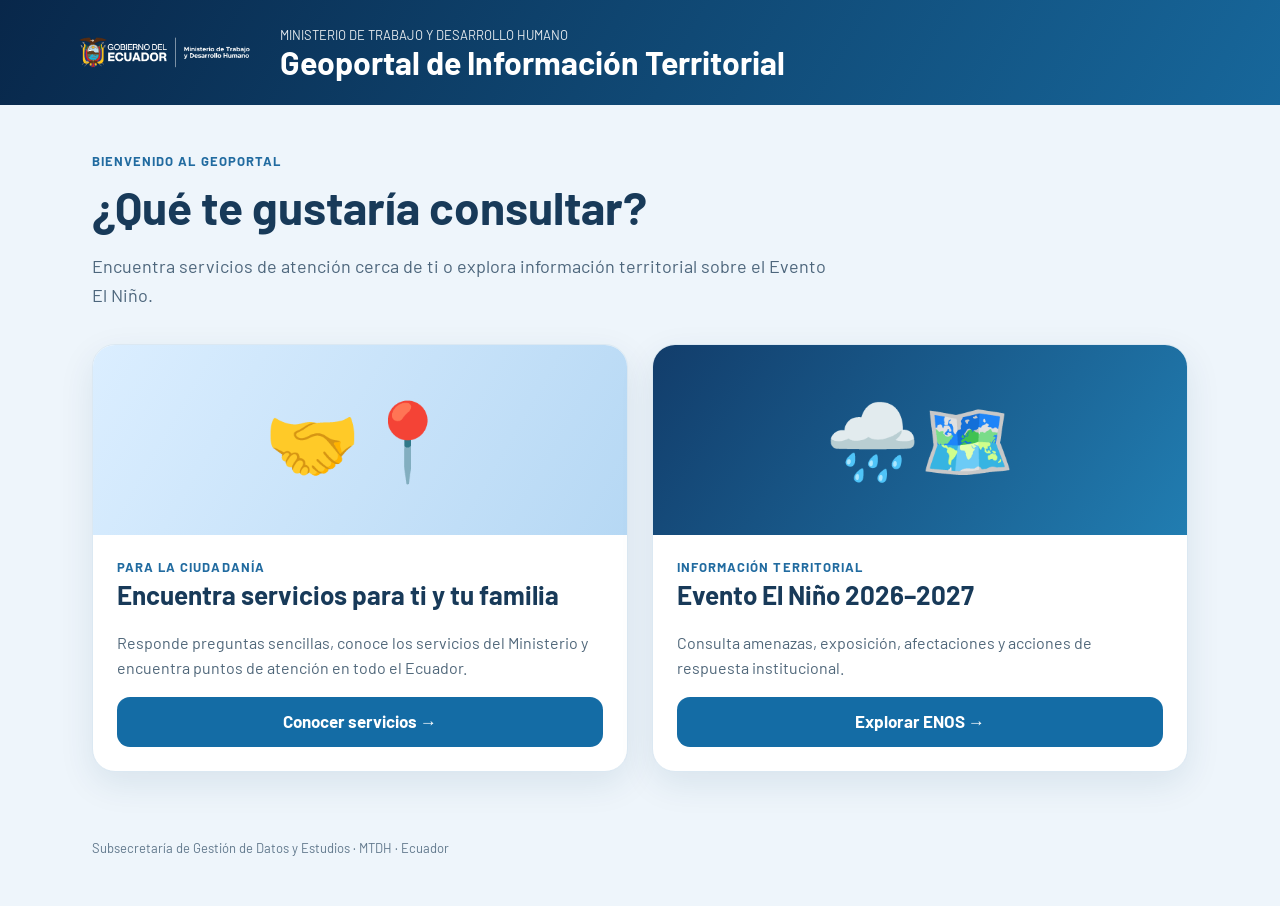
<file: index.html>
<!doctype html><html lang="es"><head><meta charset="utf-8"><meta name="viewport" content="width=device-width,initial-scale=1"><title>Geoportal Institucional · MTDH</title><link href="https://fonts.googleapis.com/css2?family=Barlow:wght@400;500;600;700;800&display=swap" rel="stylesheet"><style>*{box-sizing:border-box}body{margin:0;font-family:Barlow,Arial,sans-serif;background:#eef5fb;color:#183a59}header{background:linear-gradient(120deg,#08274a,#17679b);padding:24px max(24px,calc((100vw - 1140px)/2));color:white;display:flex;align-items:center;gap:20px}header img{width:190px;max-height:80px;object-fit:contain}header strong{display:block;font-size:clamp(21px,3vw,32px)}header span{font-size:13px;opacity:.9}main{max-width:1140px;margin:48px auto;padding:0 22px}.eyebrow{color:#216ba0;font-weight:700;letter-spacing:.08em;text-transform:uppercase;font-size:13px}h1{font-size:clamp(29px,4vw,46px);margin:10px 0}p{line-height:1.6}.intro{font-size:18px;max-width:750px;color:#4d667c}.grid{display:grid;grid-template-columns:repeat(2,minmax(0,1fr));gap:24px;margin:34px 0}.card{display:flex;flex-direction:column;background:white;border-radius:23px;overflow:hidden;box-shadow:0 12px 35px #0d3c6418;border:1px solid #dbe8f2;text-decoration:none;color:inherit;transition:transform .15s,box-shadow .15s}.card:hover,.card:focus-visible{transform:translateY(-4px);box-shadow:0 16px 40px #0d3c6433;outline:3px solid #8dc5ef}.visual{min-height:190px;display:flex;align-items:center;justify-content:center;font-size:76px;background:linear-gradient(120deg,#dbeeff,#b6d8f4)}.visual.enos{background:linear-gradient(125deg,#123d6b,#217db1);color:white}.content{padding:24px;flex:1;display:flex;flex-direction:column}.content h2{font-size:26px;margin:4px 0}.content p{color:#50677a;flex:1}.cta{display:inline-block;background:#146ca5;color:white;border-radius:13px;padding:14px 19px;font-weight:700;text-align:center;font-size:17px}footer{max-width:1140px;margin:30px auto;padding:20px 22px;color:#61788c;font-size:13px}@media(max-width:680px){header{padding:18px;gap:12px}header img{width:100px}.grid{grid-template-columns:1fr}main{margin:28px auto}.visual{min-height:130px;font-size:56px}}</style></head><body><header><img src="enos/assets/logo-mtdh-gob.png" alt="Gobierno del Ecuador y MTDH"><div><span>MINISTERIO DE TRABAJO Y DESARROLLO HUMANO</span><strong>Geoportal de Información Territorial</strong></div></header><main><div class="eyebrow">Bienvenido al geoportal</div><h1>¿Qué te gustaría consultar?</h1><p class="intro">Encuentra servicios de atención cerca de ti o explora información territorial sobre el Evento El Niño.</p><section class="grid" aria-label="Opciones del geoportal"><a class="card" href="servicios/index.html"><div class="visual" aria-hidden="true">🤝📍</div><div class="content"><div class="eyebrow">Para la ciudadanía</div><h2>Encuentra servicios para ti y tu familia</h2><p>Responde preguntas sencillas, conoce los servicios del Ministerio y encuentra puntos de atención en todo el Ecuador.</p><span class="cta">Conocer servicios →</span></div></a><a class="card" href="enos/index.html"><div class="visual enos" aria-hidden="true">🌧️🗺️</div><div class="content"><div class="eyebrow">Información territorial</div><h2>Evento El Niño 2026–2027</h2><p>Consulta amenazas, exposición, afectaciones y acciones de respuesta institucional.</p><span class="cta">Explorar ENOS →</span></div></a></section></main><footer>Subsecretaría de Gestión de Datos y Estudios · MTDH · Ecuador</footer></body></html>
</file>
